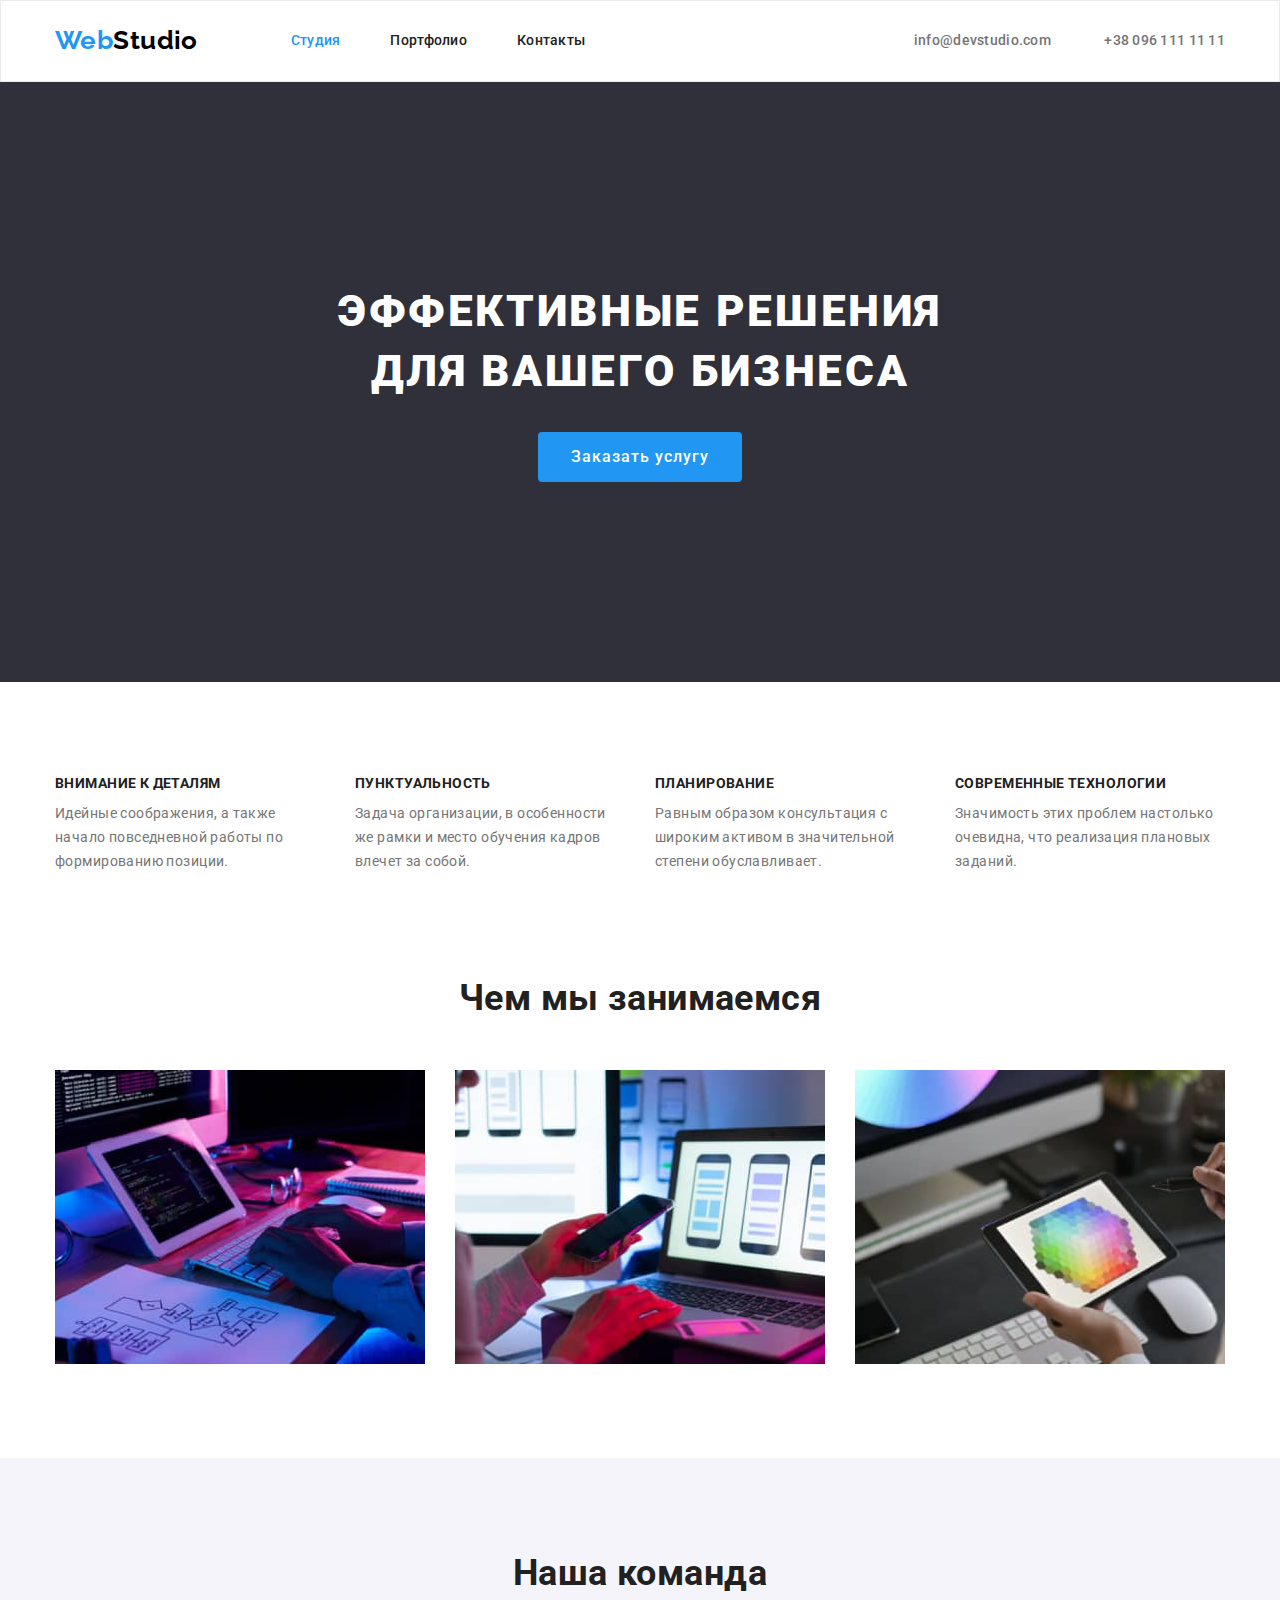
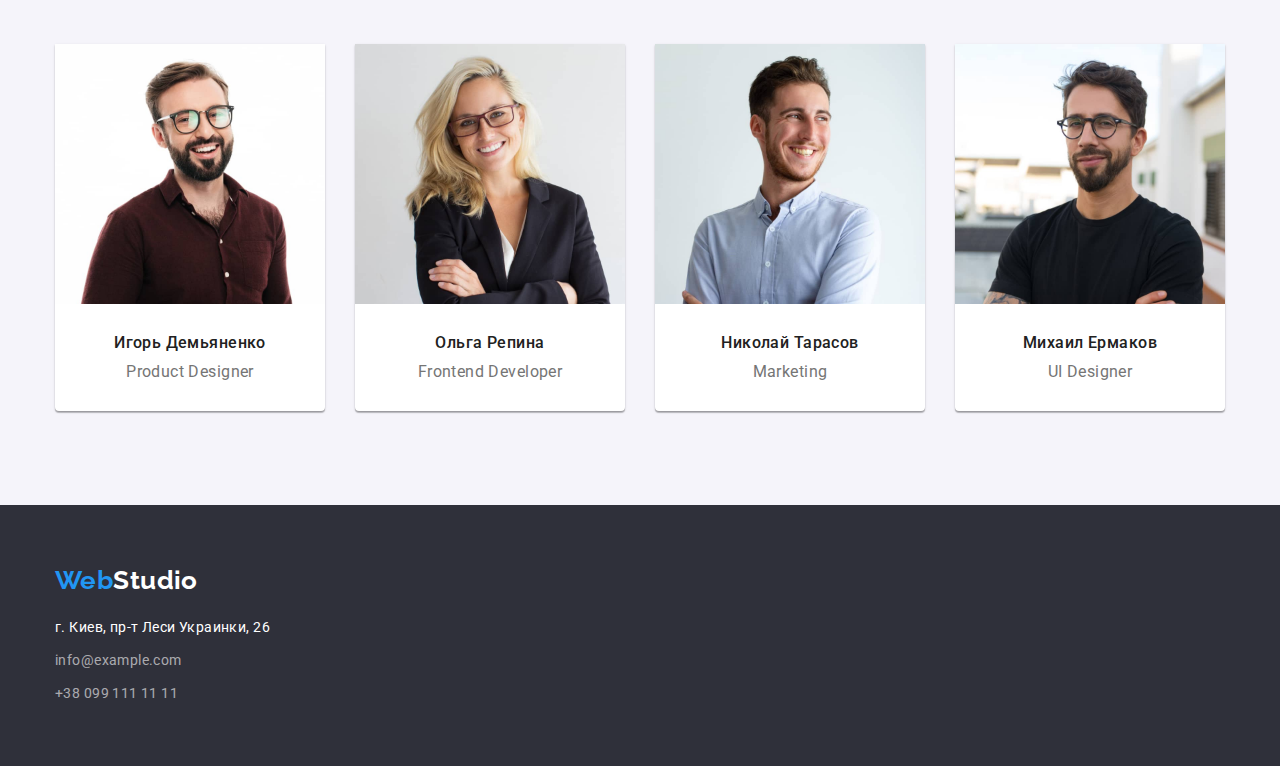
<file: index.html>
<!DOCTYPE html>
<html lang="en">

<head>
  <meta charset="UTF-8" />
  <meta name="viewport" content="width=device-width, initial-scale=1.0" />
  <title>Document</title>
  <link href="https://fonts.googleapis.com/css2?family=Raleway:wght@700&family=Roboto:wght@400;500;700;900&display=swap" rel="stylesheet">
  <link rel="stylesheet" href="https://cdnjs.cloudflare.com/ajax/libs/modern-normalize/1.1.0/modern-normalize.min.css">
  <link rel="stylesheet" href="css/styles.css">
</head>

<body>
  <!-- Шапка сайта -->
  <header class="page-header">
    <div class="container">  
    <nav class="main-nav">
      <a href="./index.html" class="logo"> <span class="color-logo">Web</span>Studio</a>
      <ul class="site-nav list">
        <li class="item"><a href="" class="link current" >Студия</a></li>
        <li class="item"><a href="./portfolio.html" class="link" >Портфолио</a></li>
        <li class="item"><a href="" class="link" >Контакты</a></li>
      </ul>

      <ul class="site-nav-contact list">
        <li class="item-nav">
          <a href="mailto:info@devstudio.com" class="site-nav-contact">info@devstudio.com</a>
          <a href="tel:+380961111111" class="site-nav-contact">+38 096 111 11 11 </a>
        </li>
      </ul>
    </nav>
    </div> 
  </header>

  <main>
    <!-- Герой -->
    <section class="hero">
      <div class="container">
      <h1 class="hero-text">ЭФФЕКТИВНЫЕ РЕШЕНИЯ<br>ДЛЯ ВАШЕГО БИЗНЕСА</h1>
      <button type= “ ” class="button">Заказать услугу</button> 
      </div>
    </section> 
      
    <!-- Приемущества -->
    
    <section class="features-section">
      <div class="container">
      <ul class="features">
        <li class="features-item">
          <h3 class="title">ВНИМАНИЕ К ДЕТАЛЯМ</h3>
          <p class="second-text-title">
            Идейные соображения, а также начало повседневной работы по
            формированию позиции.
          </p>
        </li>

        <li class="features-item">
          <h3 class="title">ПУНКТУАЛЬНОСТЬ</h3>
          <p class="second-text-title">
            Задача организации, в особенности же рамки и место обучения кадров
            влечет за собой.
          </p>
        </li>

        <li class="features-item">
          <h3 class="title">ПЛАНИРОВАНИЕ</h3>
          <p class="second-text-title">
            Равным образом консультация с широким активом в значительной
            степени обуславливает.
          </p>
        </li>

        <li class="features-item">
          <h3 class="title">СОВРЕМЕННЫЕ ТЕХНОЛОГИИ</h3>
          <p class="second-text-title">
            Значимость этих проблем настолько очевидна, что реализация
            плановых заданий.
          </p>
        </li>
      </ul>
    </div>
    </section>

    <!-- Чем мы занимаемся -->
    <section class="our-job-section">
      <div class="container">
      <h2 class="our-job">Чем мы занимаемся</h2>
      <ul class="our-job-flex">
        <li class="photo-job"><img src="./images/photo1.jpg" alt="Написание кода" width="370" /></li>
        <li class="photo-job"><img src="./images/photo2.jpg" alt="Разработка" width="370" /></li>
        <li class="photo-job"><img src="./images/photo3.jpg" alt="Веб дизайн" width="370" /></li>
      </ul>
      </div>
    </section>

    <!-- Наша команда -->
    <div class="team-section-bg-color-outside" >
    <section class="team-section-bg-color">
      <div class="container">
      <h2 class="team-section">Наша команда</h2>
      <ul class="photo-team">
        <li class="photo">
          <img src="./images/member1.jpg" alt="Член нашей команды" width="270" />
            <div class="team-text-size">
              <h3 class="name-member-section">Игорь Демьяненко</h3>
              <p class="second-text-team">Product Designer</p>
            </div>
        </li>

        <li class="photo">                                         
          <img src="./images/member2.jpg" alt="Член нашей команды" width="270" />
            <div class="team-text-size">
              <h3 class="name-member-section">Ольга Репина</h3>
              <p class="second-text-team">Frontend Developer</p>
            </div>
        </li>

        <li class="photo">
          <img src="./images/member3.jpg" alt="Член нашей команды" width="270" />
            <div class="team-text-size">
              <h3 class="name-member-section">Николай Тарасов</h3>
              <p class="second-text-team">Marketing</p>
            </div>
        </li>

        <li class="photo">
          <img src="./images/member4.jpg" alt="Член нашей команды" width="270" />
            <div class="team-text-size">
              <h3 class="name-member-section">Михаил Ермаков</h3>
              <p class="second-text-team">UI Designer</p>
            </div>
        </li>
      </ul>
    </div>
    </section>
    </div>
  </main>

  <!-- Футер -->
  
  <footer class="footer-section">
    <div class="container">
      <div class="footer-items">
    <a href="./index.html" class="logo-footer"> <span class="color-logo">Web</span><span class="color-logo-footer">Studio</span> </a>
    <address class="address-section">г. Киев, пр-т Леси Украинки, 26</address>
    <ul class="contact-flex">
      <li class="contact-item">
        <a href="mailto:info@example.com" class="contact-footer">info@example.com</a></li>
      <li class="contact-item">
        <a href="tel:+380991111111" class="contact-footer" >+38 099 111 11 11</a></li>
    </ul>
  </div>
  </div>
</footer>
  
</body>

</html>
</file>
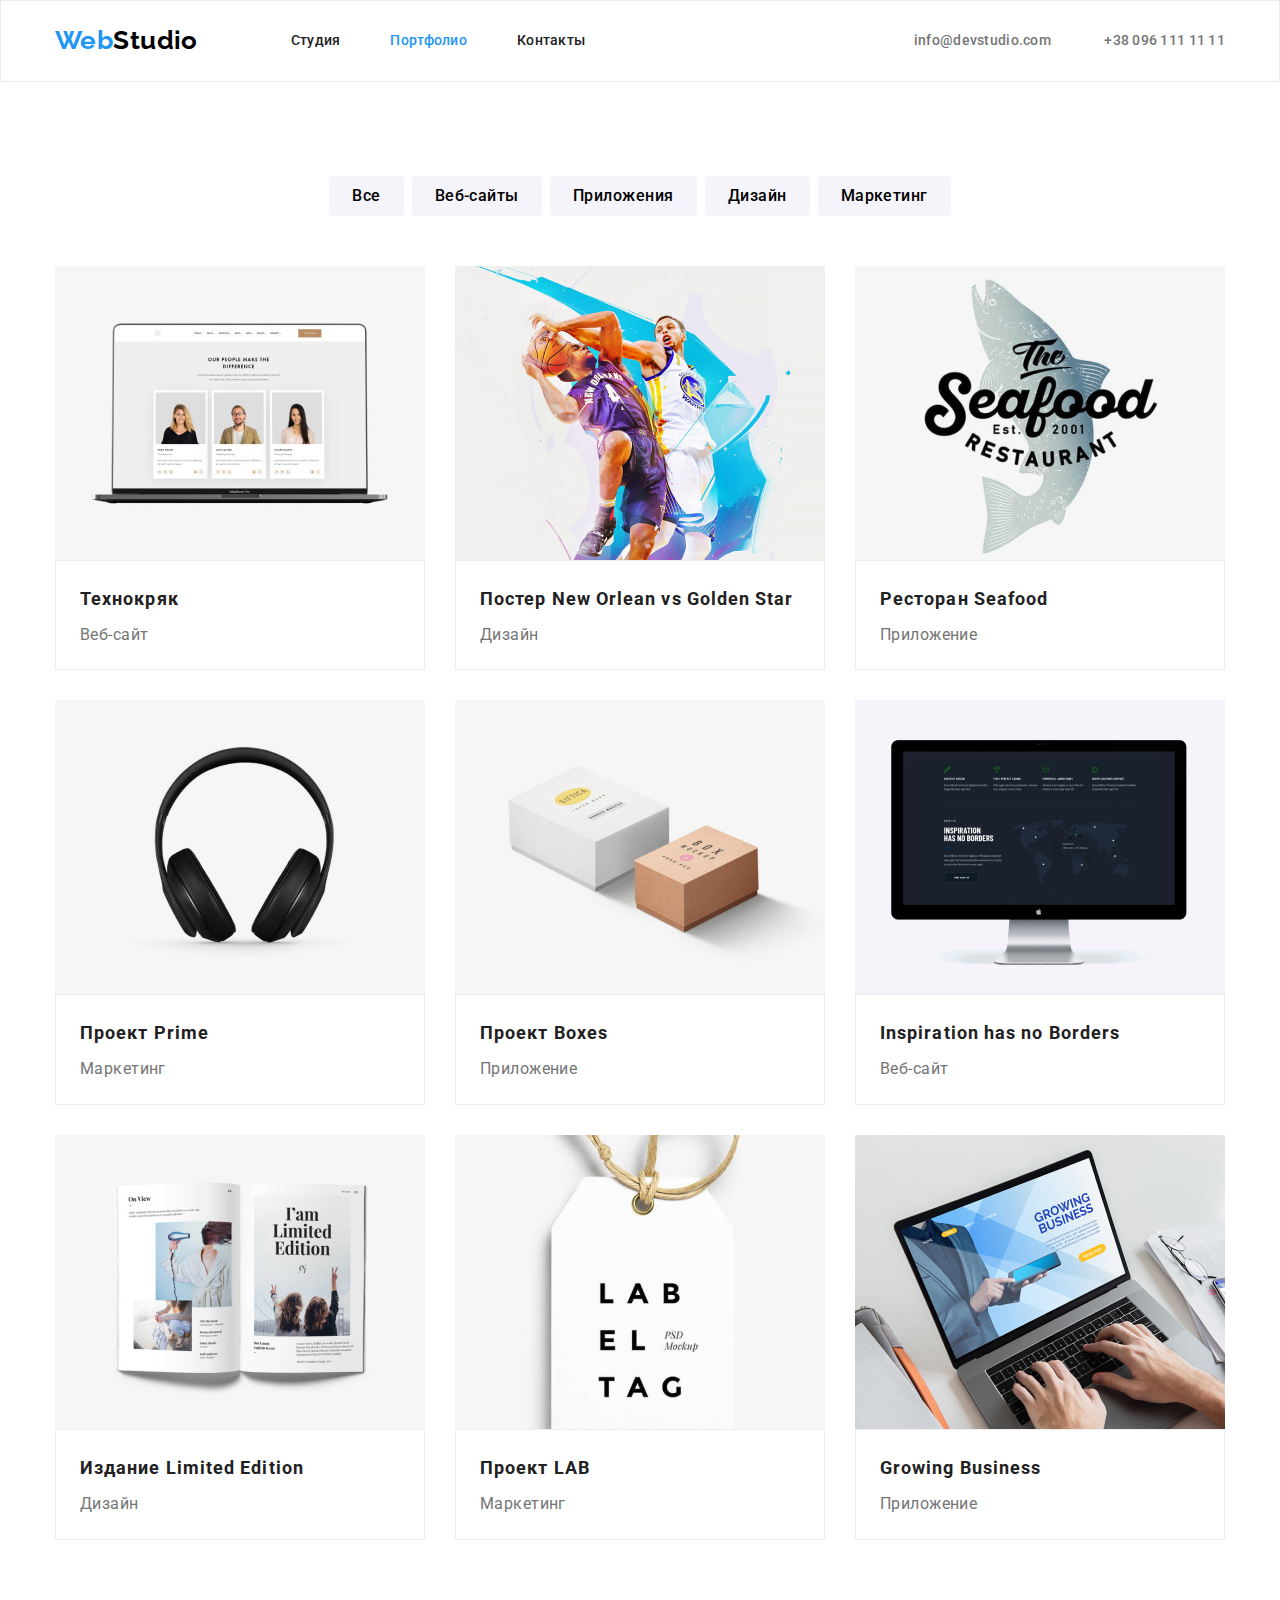
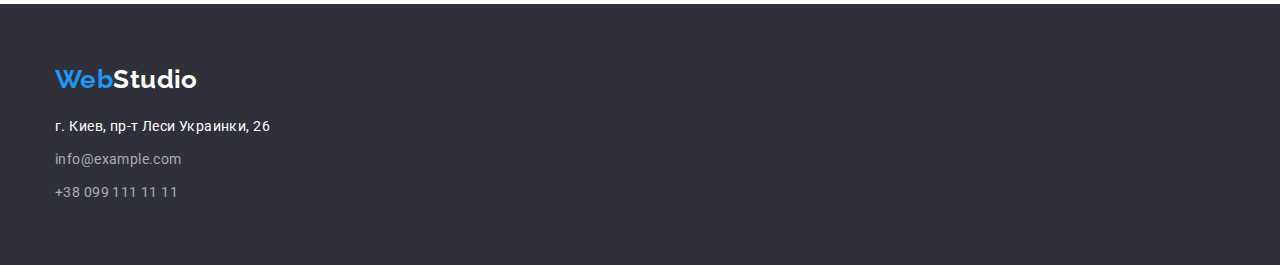
<file: portfolio.html>
<!DOCTYPE html>
<html lang="en">

<head>
  <meta charset="UTF-8" />
  <meta name="viewport" content="width=device-width, initial-scale=1.0" />
  <title>Document</title>
  <link href="https://fonts.googleapis.com/css2?family=Raleway:wght@700&family=Roboto:wght@400;500;700;900&display=swap" rel="stylesheet">
  <link rel="stylesheet" href="https://cdnjs.cloudflare.com/ajax/libs/modern-normalize/1.1.0/modern-normalize.min.css">
  <link rel="stylesheet" href="css/styles.css">
</head>

<body>
  <!-- Шапка сайта -->
  <header class="page-header">
    <div class="container">
    <nav class=" main-nav">
      <a href="./index.html" class=" logo "> <span class="color-logo">Web</span>Studio</a>
      <ul class="site-nav list">
        <li class="item"><a href="./index.html" class="link" >Студия</a></li>
        <li class="item"><a href="./portfolio.html" class="link current" >Портфолио</a></li>
        <li class="item"><a href="" class="link" >Контакты</a></li>
      </ul>

      <ul class="site-nav-contact list" >
        <li class="item-nav">
          <a href="mailto:info@devstudio.com" class="site-nav-contact">info@devstudio.com</a>
          <a href="tel:+380961111111" class="site-nav-contact">+38 096 111 11 11 </a>
        </li>
      </ul>
    </nav>
  </div>
  </header>


  <!-- Виды услуг -->
  <section class="section-portfolio">
    <div class="container">
      <h1>
     <ul class="button-type">
        <li class="item"><button type="button" class="button-portfolio"> Все</button> </li> 
        <li class="item"><button type="button" class="button-portfolio"> Веб-сайты</button></li>  
        <li class="item"><button type="button" class="button-portfolio"> Приложения </button></li>  
        <li class="item"><button type="button" class="button-portfolio"> Дизайн </button> </li> 
        <li class="item"><button type="button" class="button-portfolio"> Маркетинг </button></li> 
     </ul>
    </h1>

  <!-- Изображение примеров -->
     <ul class="photo-portfolio-flex">
        <li class="photo-portfolio"> 
          <a href="" class="photo-decoration">
            <img src="./images/project1.jpg" alt="Технокряк" width="370">
              <div class="content-size">
            <h2 class="content-header">Технокряк</h2>
            <p class="second-content-header">Веб-сайт</p>
            </div>
          </a>
        </li>

        <li class="photo-portfolio"> 
          <a href="" class="photo-decoration"><img src="./images/project2.jpg" alt="Постер New Orlean vs Golden Star" width="370">
            <div class="content-size">
          <h2 class="content-header">Постер New Orlean vs Golden Star</h2>
          <p class="second-content-header">Дизайн</p>
          </div>
        </a>
        </li>

        <li class="photo-portfolio"> 
          <a href="" class="photo-decoration"><img src="./images/project3.jpg" alt="Ресторан Seafood" width="370">
            <div class="content-size">
          <h2 class="content-header">Ресторан Seafood</h2>
          <p class="second-content-header">Приложение</p>
          </div>
        </li>

        <li class="photo-portfolio"> 
          <a href="" class="photo-decoration"><img src="./images/project4.jpg" alt="Проект Prime" width="370">
            <div class="content-size">
          <h2 class="content-header">Проект Prime</h2>
          <p class="second-content-header">Маркетинг</p>
          </div>
        </a>
        </li>
        
        <li class="photo-portfolio"> 
          <a href="" class="photo-decoration"><img src="./images/project5.jpg" alt="Проект Boxes" width="370">
            <div class="content-size">
          <h2 class="content-header">Проект Boxes</h2>
          <p class="second-content-header">Приложение</p>
          </div>
        </a>
        </li>

        <li class="photo-portfolio" > 
          <a href="" class="photo-decoration"> <img src="./images/project6.jpg" alt="Inspiration has no Borders" width="370">
            <div class="content-size">
          <h2 class="content-header">Inspiration has no Borders</h2>
          <p class="second-content-header">Веб-сайт</p>
            </div>
        </a>
        </li>

        <li class="photo-portfolio"> 
          <a href="" class="photo-decoration"><img src="./images/project7.jpg" alt="Издание Limited Edition" width="370">
            <div class="content-size">
          <h2 class="content-header">Издание Limited Edition</h2>
          <p class="second-content-header">Дизайн</p>
          </div>
        </a>
        </li>

        <li class="photo-portfolio">
           <a href="" class="photo-decoration"><img src="./images/project8.jpg" alt="Проект LAB" width="370">
            <div class="content-size">
          <h2 class="content-header">Проект LAB</h2>
          <p class="second-content-header">Маркетинг</p>
          </div>
        </a>
        </li>

        <li class="photo-portfolio"> 
          <a href="" class="photo-decoration"><img src="./images/project9.jpg" alt="Growing Business" width="370">
            <div class="content-size">
          <h2 class="content-header">Growing Business</h2>
          <p class="second-content-header">Приложение</p>
          </div>
        </a>
        </li>
         </ul>
    
     </div>                                                   
      
      
  </section>



    <!-- Футер -->
    
    <footer class="footer-section">
      <div class="container">
        <div class="footer-items">
      <a href="./index.html" class="logo-footer"> <span class="color-logo">Web</span><span class="color-logo-footer">Studio</span> </a>
      <address class="address-section">г. Киев, пр-т Леси Украинки, 26</address>
      <ul class="contact-flex">
        <li class="contact-item">
          <a href="mailto:info@example.com" class="contact-footer">info@example.com</a></li>
        <li class="contact-item">
          <a href="tel:+380991111111" class="contact-footer" >+38 099 111 11 11</a></li>
      </ul>
    </div>
    </div>
  </footer>
      
</body>

</html>
</file>
<file: css/styles.css>
*,
*::before,
*::after {
  box-sizing: border-box;
}

:root{
--primary-text-color:#212121;
--title-text-color: #757575 ;
--accent-color: #2196F3;
--background-color-1: #2F303A;
--background-color-2: #FFFFFF;
}

body{
    background-color:var(--background-color-2);
    color: var(--primary-text-color) ;
    font-family: Roboto , sans-serif;
    font-size: 14px;
    line-height: 1.71;
    letter-spacing: 0.03em;
}

.list{
    list-style: none;
    padding: 0;
    margin: 0;
}
img{
    max-width: 100%;
    display: block;
    height: auto;
}
.page-header{
    background-color: #FFFFFF;
    border: 1px solid #ECECEC;
}
p, h1, h2, h3, h4, h5, h6 {
    margin: 0;
}

/* main nav  */
.main-nav{
    display: flex;
    align-items: center;
}

.container{
    padding: 0 15px;
    width: 1200px;
    margin-left: auto;
    margin-right: auto;
    
}


/* logo section */
.logo{
padding-top: 24px;
padding-bottom: 25px;
font-family: Raleway,sans-serif;
font-weight: 700; 
font-size: 26px;
line-height: 1.19;
text-decoration: none;
color: #000;

}
.color-logo{
    color: var(--accent-color);
}
.color-logo-2{
    color: #000;
}
.color-logo-footer{
    color: #FFFFFF;
}



/* site-nav section */
.site-nav{
    display: flex;
    margin-left: 93px;
}

.site-nav .link{
    display: block;
    padding-top: 32px;
    padding-bottom: 32px;
    

    color:var(--primary-text-color);
    font-weight: 500; 
    font-size: 14px;
    line-height: 1.14;
    text-decoration: none;
    letter-spacing: 0.02em;

}

.site-nav-contact{
    margin-left: auto;
    padding-top: 32px;
    padding-bottom: 32px;
    color: #757575;
    font-size:14px;
    font-weight: 500;
    line-height: 1.14;
    text-decoration: none;
    letter-spacing: 0.02em;
    
}
.site-nav .item +.item{
    margin-left: 50px;
}

.item-nav .site-nav-contact + .site-nav-contact{
    margin-left: 50px;
}

.site-nav .link:hover, 
.site-nav .link:focus,
.site-nav-contact:hover,
.site-nav-contact:focus{
   color: var(--accent-color); 
   font-style: 500;
   font-size: 14px;
   line-height: 1.14;
}

 .link.current {
    color: var(--accent-color);
}


/* Hero section */
.hero{ 
    
    padding-top: 200px;
    padding-bottom: 200px;
    margin-left: auto;
    margin-right: auto;
    background-color:var(--background-color-1);        
    text-align:Center; 
 
}

.hero-text{
    margin-top: 0px;
    margin-bottom: 30px; 

    color:#FFFFFF;
    font-weight: 900;
    font-size: 44px;
    line-height: 1.36;   
    letter-spacing: 0.06em;
  

}
/* button section */
.button{
    border-radius: 4px;
    padding: 10px 32px;
    border: 1px solid transparent;

    min-width: 200px;
    font-family: Roboto,sans-serif;
    font-weight: 500;
    background-color: #2196F3;
    color: #FFFFFF;
    font-size: 16px;
    line-height: 1.8;
    letter-spacing: 0.06em;
    text-align: center;
    
    
}
/* features section */
.features-section{
    padding-top: 94px;
}
    .features{
        display: flex;
    }

    .features, .features-item + .features-item{
        margin-left: 30px;

    }

    .features-item{
    width: 270px;
}

.features, .title{
    margin-top: 0;
    margin-left: 0;
    margin-bottom: 10px;

    color:var(--primary-text-color);  
    font-size: 14px;
    line-height: 1.14;
    list-style: none;  
}
.second-text-title{
    margin-top: 0;
    margin-bottom: 0;
    color: var(--title-text-color);
    font-weight: 400;
    font-size: 14px;
    line-height: 1.71;
    
}

/* Чем мы занимаемся section  */
.our-job-section{
    padding-top: 94px;
    padding-bottom: 94px;
}
.our-job{
    
    padding-bottom: 50px;

    font-weight: 700;
    font-size: 36px;
    line-height: 1.16;
    text-align: Center;
    list-style: none;
    
}
.photo-job{
    margin-right: 30px;
    
}
.our-job-flex{
    display: flex;
    flex-wrap: wrap;
    margin-right: -30px;
   
}

/* team section */
.team-section-bg-color-outside{
    background-color: #F5F4FA;
    padding-top: 94px;
}
.team-section-bg-color{
    padding-bottom: 94px;

    background-color: #F5F4FA; 
}
.team-section{ 
    
    padding-bottom: 50px;
    
    font-weight: 700;
    font-size: 36px;
    line-height: 1.17;
    text-align: Center;
    list-style: none;
     
}


.photo-team{
    display: flex;
    flex-wrap: wrap;
    justify-content: center;
    margin-right: -30px;
    
}
.photo{
    background: #FFFFFF;
    box-shadow: 0px 1px 3px rgba(0, 0, 0, 0.12), 0px 1px 1px rgba(0, 0, 0, 0.14), 0px 2px 1px rgba(0, 0, 0, 0.2);
    border-radius: 0px 0px 4px 4px;
    padding-left: 0px;
    padding-right: 0px;
    padding-top: 0px;
    margin-right: 30px;
    list-style: none;
    background-color: #FFFFFF;

    
}

.team-text-size{
    padding-top: 30px;
    padding-bottom: 30px;
}

.name-member-section{  
    
    margin-bottom: 10px;

    font-weight: 500;
    font-size: 16px;
    line-height: 1.17;  
    text-align: center;
}
.second-text-team{
    margin-top: 0;

    color: var(--title-text-color);
    font-weight: 400;
    font-size: 16px;
    line-height: 1.17;
    text-align: center;
    
}


/* footer section */

.footer-section{
    background-color:var(--background-color-1);

    padding-bottom: 60px;
    padding-top: 60px;
    display: flex;
}

.footer-items{
    display: block;
}

.logo-footer{
display: block;
margin-bottom: 20px;
font-family: Raleway,sans-serif;
font-weight: 700; 
font-size: 26px;
line-height: 1.19;
text-decoration: none;
padding: 0;

}

.address-section{
    color: #FFFFFF;
    text-decoration: none;
    font-weight: 400;
    font-style: normal;
    font-size: 14px;
    line-height: 1,71;
    margin-bottom: 9px
}


/* Contact footer */
.contact-flex{
    display: inline;
}
.contact-footer{
    color: #FFFFFF99;
    text-decoration: none;   
    font-weight: 400; 
    font-style: normal;
    font-size: 14px;
    line-height: 1,71;  
}

.contact-footer:hover,
.contact-footer:focus{
    color: var(--accent-color);
}

.contact-item:not(:last-child){
    margin-bottom: 9px;
}
    






/* Porfolio */
.section-portfolio{
    padding-top: 94px;
    padding-bottom: 94px;
}

/* button section */
.button-type-flex{
    align-items: center;
}

ul{
    margin: 0;
    padding: 0;
    list-style: none;
}

.button-type{
    display: flex;
    padding: 0px;
    margin-bottom: 50px;
    font-family: Roboto,sans-serif;
    font-weight: 500;
    font-size: 16px;
    line-height: 1.6;
    text-align: center;
    list-style: none;
    justify-content: center;
}
.button-portfolio{
    padding: 6px 22px;
    text-align: center;
    border: 1px solid transparent;
    border-radius: 4px;

    background-color: #F5F4FA; 
    font-family: Roboto,sans-serif;
    font-weight: 500;
    font-size: 16px;
    line-height: 1.6;
    letter-spacing: 0.03em;
}



.button-type .item + .item{
    margin-left: 8px;
}

.button-portfolio:hover,
.button-portfolio:focus{
    color:#FFFFFF;
    background-color: var(--accent-color);
}
/* Content section */
.photo-portfolio-flex{ 
    padding: 0; 
    display: flex;
    flex-wrap: wrap; 
    margin-right: -30px;
    margin-bottom: -30px;
}

.photo-portfolio{
    margin-bottom: 30px;
    margin-right: 30px;
    
}
 
.photo-portfolio:nth-last-child(-n + 3){
    margin-bottom: 0;
}


.photo-decoration{
    text-decoration: none;
}


.content-size{
    background: #FFFFFF;
    border: 1px solid #EEEEEE;
    box-sizing: border-box;

    padding-top: 20px;
    padding-bottom: 20px;
    padding-left: 24px;
    padding-right: 24px;
}

    .content-header{
    margin-bottom: 4px;

    color: #212121;
    font-weight: 700;
    font-size: 18px;
    line-height: 2;
    letter-spacing: 0.06em;
    text-decoration: none;
    }
.second-content-header{
    margin-top: 0px;
    
    color: var(--title-text-color);
    font-weight: 400;
    font-size: 16px;
    line-height: 1.8;
      
}
</file>
